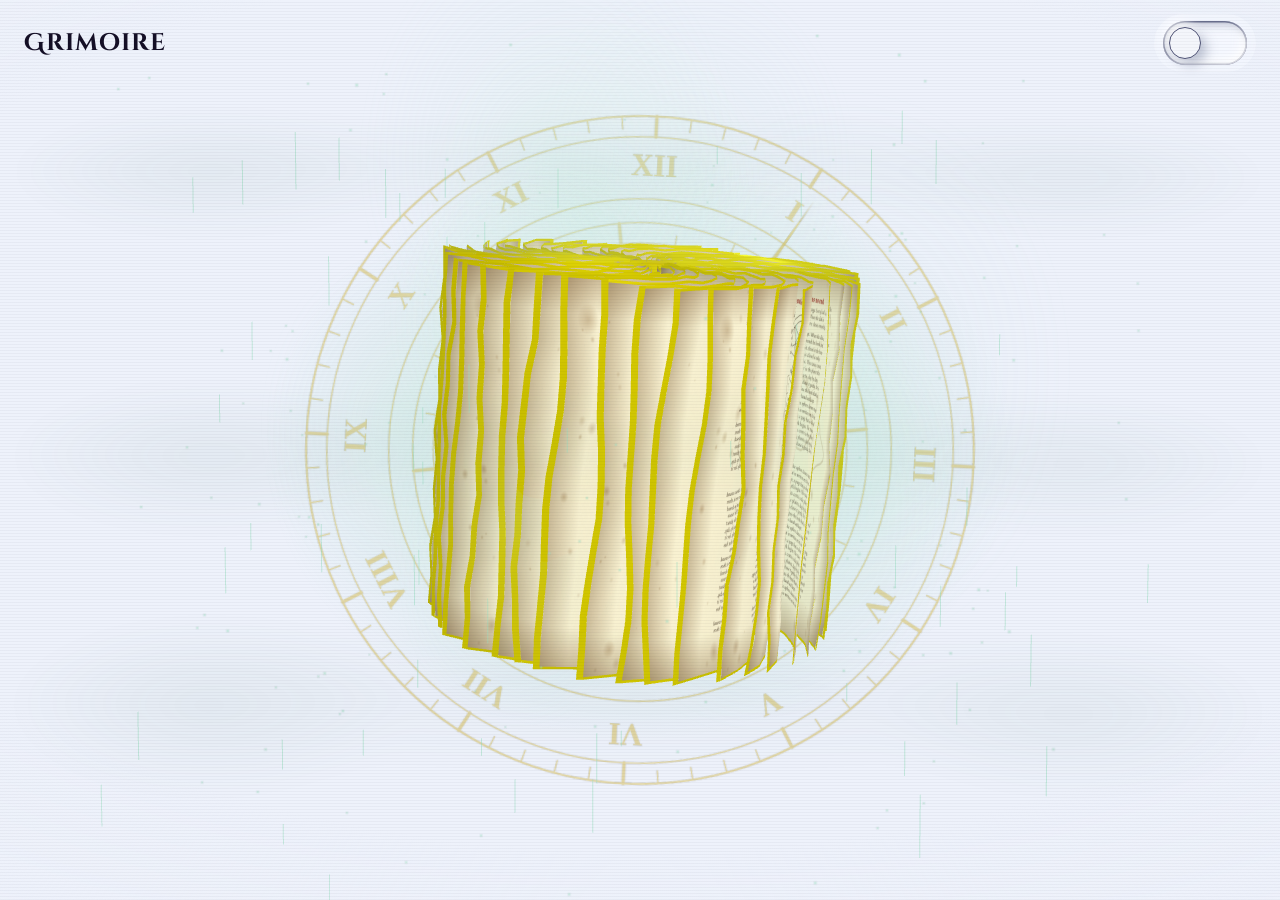
<file: index.html>
<!doctype html>
<html lang="en">
<head>
<meta charset="utf-8">
<meta name="viewport" content="width=device-width,initial-scale=1,viewport-fit=cover">
<title>Rihito (ALI-IOI) – projects · Grimoire</title>
<meta name="description" content="Projects by Rihito (ALI-IOI), a CSE student in Bangladesh: a cafeteria pre-order system in C++ running as WebAssembly, an orthogonal-trajectories solver, and a robotics learning journal.">
<meta name="author" content="Rihito">
<meta name="robots" content="index,follow,max-image-preview:large">
<meta name="color-scheme" content="light dark">
<meta name="theme-color" content="#eee3c6" media="(prefers-color-scheme: light)">
<meta name="theme-color" content="#07060d" media="(prefers-color-scheme: dark)">
<link rel="canonical" href="https://ali-ioi.github.io/">
<link rel="me" href="https://github.com/ALI-IOI">
<meta property="og:type" content="website">
<meta property="og:site_name" content="Rihito (ALI-IOI)">
<meta property="og:url" content="https://ali-ioi.github.io/">
<meta property="og:title" content="Rihito (ALI-IOI) – projects">
<meta property="og:description" content="C++, WebAssembly, data structures and a robotics journal. A coverless grimoire: turn the book to open a project.">
<meta property="og:image" content="https://ali-ioi.github.io/assets/og-image.jpg">
<meta property="og:image:width" content="1200">
<meta property="og:image:height" content="630">
<meta property="og:image:alt" content="Grimoire, Rihito's projects: a red and gold manuscript title on aged paper.">
<meta property="og:locale" content="en_US">
<meta name="twitter:card" content="summary_large_image">
<meta name="twitter:title" content="Rihito (ALI-IOI) – projects">
<meta name="twitter:description" content="C++, WebAssembly, data structures and a robotics journal. Turn the grimoire to open a project.">
<meta name="twitter:image" content="https://ali-ioi.github.io/assets/og-image.jpg">
<script type="application/ld+json">
{
 "@context": "https://schema.org",
 "@graph": [
  {
   "@type": "WebSite",
   "@id": "https://ali-ioi.github.io/#site",
   "url": "https://ali-ioi.github.io/",
   "name": "Rihito (ALI-IOI) – projects",
   "inLanguage": "en",
   "description": "Projects by Rihito (ALI-IOI), a CSE student in Bangladesh: a cafeteria pre-order system in C++ running as WebAssembly, an orthogonal-trajectories solver, and a robotics learning journal."
  },
  {
   "@type": "Person",
   "@id": "https://ali-ioi.github.io/#rihito",
   "name": "Rihito",
   "alternateName": "ALI-IOI",
   "url": "https://ali-ioi.github.io/",
   "sameAs": [
    "https://github.com/ALI-IOI"
   ],
   "knowsAbout": [
    "C++",
    "WebAssembly",
    "data structures",
    "robotics"
   ]
  },
  {
   "@type": "ItemList",
   "name": "Projects by Rihito",
   "itemListElement": [
    {
     "@type": "ListItem",
     "position": 1,
     "item": {
      "@type": "SoftwareSourceCode",
      "name": "Cafeteria Pre-Order System",
      "url": "https://ali-ioi.github.io/CAFETERIA-PRE-ORDER-SYSTEM/",
      "codeRepository": "https://github.com/ALI-IOI/CAFETERIA-PRE-ORDER-SYSTEM",
      "programmingLanguage": "C++",
      "description": "University cafeteria pre-order system (BAUSTK, DSA I): a C++17 server on hand-built data structures. Live demo runs in your browser via WebAssembly.",
      "author": {
       "@id": "https://ali-ioi.github.io/#rihito"
      }
     }
    },
    {
     "@type": "ListItem",
     "position": 2,
     "item": {
      "@type": "SoftwareSourceCode",
      "name": "Infinite Approximation",
      "url": "https://ali-ioi.github.io/INFINITE-APPROXIMATION/",
      "codeRepository": "https://github.com/ALI-IOI/INFINITE-APPROXIMATION",
      "programmingLanguage": "C++",
      "description": "Type a family of curves, see its orthogonal trajectories. All maths in C++ compiled to WebAssembly.",
      "author": {
       "@id": "https://ali-ioi.github.io/#rihito"
      }
     }
    },
    {
     "@type": "ListItem",
     "position": 3,
     "item": {
      "@type": "SoftwareSourceCode",
      "name": "Rihito's Journal",
      "url": "https://ali-ioi.github.io/RIHITOS-JOURNAL/",
      "codeRepository": "https://github.com/ALI-IOI/RIHITOS-JOURNAL",
      "programmingLanguage": "JavaScript",
      "description": "My Flight Path 2029 robotics tracker, from Arduino to ESP32, ROS 2, drones and a research Masters.",
      "author": {
       "@id": "https://ali-ioi.github.io/#rihito"
      }
     }
    }
   ]
  }
 ]
}
</script>
<link rel="icon" href="data:image/svg+xml,%3Csvg xmlns='http://www.w3.org/2000/svg' viewBox='0 0 32 32'%3E%3Crect width='32' height='32' rx='3' fill='%2307060d'/%3E%3Ctext x='16' y='23' font-family='Arial,sans-serif' font-size='19' font-weight='900' text-anchor='middle' fill='%23ffd700'%3EG%3C/text%3E%3C/svg%3E">
<link rel="preconnect" href="https://fonts.googleapis.com">
<link rel="preconnect" href="https://fonts.gstatic.com" crossorigin>
<link rel="stylesheet" media="print" onload="this.media='all'" href="https://fonts.googleapis.com/css2?family=Almendra:ital,wght@0,400;0,700;1,400&family=Cinzel+Decorative:wght@700&family=Cormorant+Garamond:wght@500;600;700&family=EB+Garamond:wght@500;600;700&family=Fondamento:ital@0;1&family=UnifrakturMaguntia&display=swap">
<link rel="stylesheet" href="css/main.css?v=26">
<script>
/* set the theme before first paint: saved choice wins, otherwise the system setting */
(function(){var t=null;try{t=localStorage.getItem("grimoire-theme");}catch(e){}
if(t!=="light"&&t!=="dark")t=matchMedia("(prefers-color-scheme: dark)").matches?"dark":"light";
document.documentElement.setAttribute("data-theme",t);})();
</script>
</head>
<body>
<noscript><style>.loader{display:none}</style><p class="nojs">The grimoire needs JavaScript. My projects: <a href="https://ali-ioi.github.io/CAFETERIA-PRE-ORDER-SYSTEM/">Cafeteria Pre-Order System</a>, <a href="https://ali-ioi.github.io/INFINITE-APPROXIMATION/">Infinite Approximation</a>, <a href="https://ali-ioi.github.io/RIHITOS-JOURNAL/">Rihito's Journal</a>, <a href="https://ali-ioi.github.io/">Home Page</a>.</p></noscript>

<section class="sr" aria-labelledby="static-h">
  <h1 id="static-h">Rihito's projects</h1>
  <p>Projects by Rihito (ALI-IOI), a CSE student in Bangladesh: a cafeteria pre-order system in C++ running as WebAssembly, an orthogonal-trajectories solver, and a robotics learning journal.</p>
  <h2>Projects</h2>
  <ul>
    <li><a href="https://ali-ioi.github.io/CAFETERIA-PRE-ORDER-SYSTEM/">Cafeteria Pre-Order System</a> (C++): University cafeteria pre-order system (BAUSTK, DSA I): a C++17 server on hand-built data structures. Live demo runs in your browser via WebAssembly. <a href="https://github.com/ALI-IOI/CAFETERIA-PRE-ORDER-SYSTEM">Source</a></li>
    <li><a href="https://ali-ioi.github.io/INFINITE-APPROXIMATION/">Infinite Approximation</a> (C++): Type a family of curves, see its orthogonal trajectories. All maths in C++ compiled to WebAssembly. <a href="https://github.com/ALI-IOI/INFINITE-APPROXIMATION">Source</a></li>
    <li><a href="https://ali-ioi.github.io/RIHITOS-JOURNAL/">Rihito's Journal</a> (JavaScript): My Flight Path 2029 robotics tracker, from Arduino to ESP32, ROS 2, drones and a research Masters. <a href="https://github.com/ALI-IOI/RIHITOS-JOURNAL">Source</a></li>
    <li><a href="https://ali-ioi.github.io/">Home page</a> (HTML): this site, a coverless grimoire of my projects. <a href="https://github.com/ALI-IOI/ALI-IOI.github.io">Source</a></li>
  </ul>
  <p>Full list of repositories: <a href="https://github.com/ALI-IOI">github.com/ALI-IOI</a>.</p>
</section>
<canvas id="scene" aria-hidden="true"></canvas>
<div class="aura" aria-hidden="true"></div>
<div class="fog" aria-hidden="true"><i></i><i></i></div>
<div class="smoke" aria-hidden="true"><i></i><i></i><i></i></div>
<div class="vignette" aria-hidden="true"></div>
<div class="tear" id="tear" aria-hidden="true"><i></i><i></i><i></i><i></i><i></i></div>
<div class="wipe" id="wipe" aria-hidden="true"><span>△◇○▽✕＋△◇○▽✕＋△◇○▽✕＋</span></div>

<div class="loader" id="loader" role="status">
  <svg viewBox="0 0 120 120" width="150" height="150" aria-hidden="true"><defs><path id="rune-ring" d="M60 60m-46 0a46 46 0 1 1 92 0a46 46 0 1 1-92 0"/></defs><circle cx="60" cy="60" r="35" fill="none" stroke="currentColor"/><text fill="currentColor" font-family="Arial,sans-serif" font-size="13" letter-spacing="5"><textPath href="#rune-ring">△◇○▽✕＋△◇○▽✕＋△◇○▽✕＋△◇○▽✕＋</textPath></text></svg>
  <i class="gs" aria-hidden="true"></i>
  <span class="sr">Loading the grimoire</span>
</div>

<header class="top">
  <div class="wrap">
    <a class="brand" href="./"><span class="brand-n">Grimoire</span></a>
    <div class="right">
      <button class="btn" id="index-open" type="button">Index</button>
      <button class="btn" id="motion" type="button" hidden><span id="motion-text"></span></button>
      <span class="neu"><button class="tog" id="mode" type="button" role="switch" aria-checked="false" aria-label="Dark mode"></button></span>
    </div>
  </div>
</header>

<main class="stage" id="stage" aria-label="A coverless grimoire of turning pages, hovering and rotating. Drag to spin it.">
  <p class="nogl glass" id="nogl" hidden>The 3D grimoire needs WebGL, which this browser has switched off. The project marks below and the Index button above still open every project.</p>
</main>

<!-- The two full-size spreads. Text is real HTML; the paper, ruling, seals, tables and the lines of
     handwriting around it are drawn on the canvas behind by js/site.js with the book's own pen (js/ink.js). -->
<dialog class="leaf" id="reader" aria-labelledby="r-name">
  <div class="pages">
    <canvas class="leaf-art" aria-hidden="true"></canvas>
    <div class="page verso">
      <div class="art rubric" data-art="rubric" aria-hidden="true"></div>
      <div class="art seal" data-art="seal" aria-hidden="true"></div>
      <p class="note cap seal-cap"></p>
      <div class="art fill" data-art="script" aria-hidden="true"></div>
      <p class="folio-no" id="r-fol-l"></p>
    </div>
    <div class="page recto">
      <button class="quill close" id="r-close" type="button">Close the book</button>
      <div class="art seal only-single" data-art="seal" aria-hidden="true"></div>
      <p class="note cap seal-cap only-single" aria-hidden="true"></p>
      <h2 class="title" id="r-name" tabindex="-1" autofocus></h2>
      <p class="note" id="r-kind"></p>
      <p class="text" id="r-desc"></p>
      <p class="acts"><a class="quill" id="r-link" target="_blank" rel="noopener">Visit the project<span class="sr"> (opens in a new tab)</span></a> <button class="quill" id="r-again" type="button">Turn to another page</button></p>
      <div class="art fill" data-art="script" aria-hidden="true"></div>
      <p class="folio-no" id="r-page"></p>
      <p class="catch" id="r-catch" aria-hidden="true"></p>
    </div>
  </div>
</dialog>

<dialog class="leaf" id="index" aria-labelledby="ix-h">
  <div class="pages">
    <canvas class="leaf-art" aria-hidden="true"></canvas>
    <div class="page verso">
      <h2 class="title" id="ix-h" tabindex="-1" autofocus>Contents</h2>
      <p class="text">Here are set down the works kept in this book. Choose how the contents are written:</p>
      <p class="views" id="ix-views" role="group" aria-label="Index style">
        <button class="quill" type="button" data-v="list" aria-pressed="true">a list</button>
        <button class="quill" type="button" data-v="rings" aria-pressed="false">rings</button>
        <button class="quill" type="button" data-v="ribbons" aria-pressed="false">ribbons</button>
        <button class="quill" type="button" data-v="labels" aria-pressed="false">slips</button>
        <button class="quill" type="button" data-v="strips" aria-pressed="false">a table</button>
      </p>
      <div class="art table" data-art="table" aria-hidden="true"></div>
      <p class="note cap">The hours of the planets: a column for each day from Sunday, a row for each hour from sunrise.</p>
      <div class="art fill" data-art="script" aria-hidden="true"></div>
      <p class="folio-no" aria-hidden="true">Page 1 of ∞</p>
    </div>
    <div class="page recto">
      <button class="quill close" id="ix-close" type="button">Close the book</button>
      <div id="ix-body"></div>
      <div class="art fill" data-art="script" aria-hidden="true"></div>
      <p class="folio-no" aria-hidden="true">Page 2 of ∞</p>
    </div>
  </div>
</dialog>

<footer class="dock">
  <div class="dock-row">
    <nav class="sigils" id="sigils" aria-label="Projects, one mark each"></nav>
  </div>
  <p class="credit">Built by Mohammad Ali Gazi (Rihito), © 2026</p>
</footer>

<script src="vendor/three.min.js"></script>
<script src="js/ink.js?v=25"></script>
<script src="js/grimoire.js?v=25"></script>
<script src="js/site.js?v=25"></script>
</body>
</html>
</file>
<file: css/main.css>
/* Grimoire. Tokens follow the choices saved from design-options/grimoire-design-options.html:
   dark = Dragon's blood (#6A0D0D), blackletter + EB Garamond; light = Gold (#FFD700), Cinzel Decorative + Cormorant.
   --fill is the chosen colour for edges and filled shapes; --accent is a readable tint of it for text and thin lines. */
[hidden]{display:none!important}
:root{
  --bg:#eef2fb; --fg:#140f26; --muted:#4e5275; --faint:#8b90b6;
  --accent:#8a6a00; --fill:#ffd700; --on-fill:#2a1f00; --accent-soft:rgba(96,200,150,.26);
  --line:rgba(20,15,38,.18); --smoke-rgb:70,120,95;
  --glass:rgba(255,255,255,.55); --rim:rgba(20,15,38,.22);
  --nb:rgba(255,255,255,.3); --nd:rgba(110,120,150,.42); --nl:rgba(255,255,255,.9); --ridge:rgba(90,100,130,.28); --thumb:#f4f6fb;
  --up:6px 6px 12px var(--nd),-6px -6px 12px var(--nl); --in:inset 4px 4px 8px var(--nd),inset -4px -4px 8px var(--nl);
  --f-display:"Cinzel Decorative","Cormorant Garamond",Georgia,serif;
  --f-body:"Cormorant Garamond",Georgia,"Times New Roman",serif;
  --fs:18px;
  color-scheme:light;
}
:root[data-theme="dark"]{
  --bg:#07060d; --fg:#f3e9ea; --muted:#b59a9f; --faint:#6e4a52;
  --accent:#e2524b; --fill:#6a0d0d; --on-fill:#f8e9e7; --accent-soft:rgba(106,13,13,.34);
  --line:rgba(226,82,75,.22); --smoke-rgb:215,210,222;
  --glass:rgba(255,255,255,.1); --rim:rgba(255,255,255,.2);
  --nb:rgba(60,20,26,.22); --nd:rgba(0,0,0,.6); --nl:rgba(255,255,255,.07); --ridge:rgba(0,0,0,.42); --thumb:#2a2530;
  --f-display:"UnifrakturMaguntia","EB Garamond",Georgia,serif;
  --f-body:"EB Garamond",Georgia,"Times New Roman",serif;
  --fs:17px;
  color-scheme:dark;
}
*{box-sizing:border-box}
html,body{height:100%;margin:0;overflow:hidden;overscroll-behavior:none}
body{background:var(--bg);color:var(--fg);font:500 var(--fs)/1.5 var(--f-body);-webkit-font-smoothing:antialiased;transition:background-color .8s ease,color .8s ease}
a{color:inherit}
button{font:inherit;color:inherit}
:focus-visible{outline:2px solid var(--accent);outline-offset:3px}
::selection{background:var(--fill);color:var(--on-fill)}
.wrap{max-width:1440px;margin:0 auto;padding-inline:24px}
.sr{position:absolute;width:1px;height:1px;overflow:hidden;clip-path:inset(50%);white-space:nowrap}

/* scanlines over everything, as in the journal */
body::after{content:"";position:fixed;inset:0;z-index:80;pointer-events:none;background:repeating-linear-gradient(0deg,rgba(255,255,255,.03) 0 1px,transparent 1px 3px),radial-gradient(120% 90% at 50% 50%,transparent 60%,rgba(0,0,0,.35));mix-blend-mode:overlay}
:root[data-theme="light"] body::after{background:repeating-linear-gradient(0deg,rgba(20,15,38,.035) 0 1px,transparent 1px 3px);mix-blend-mode:multiply}

#scene{position:fixed;inset:0;z-index:-2;width:100%;height:100%;display:block}
.aura{position:fixed;inset:0;z-index:-3;pointer-events:none;background:radial-gradient(42% 46% at 50% 50%,var(--accent-soft),transparent 70%);transition:background .8s ease}
.vignette{position:fixed;inset:0;z-index:-1;pointer-events:none;background:radial-gradient(120% 90% at 50% 45%,transparent 55%,color-mix(in srgb,var(--bg) 70%,transparent) 100%)}

/* FG6 crimson fog: dark mode only, in the chosen red */
.fog{position:fixed;inset:0;z-index:-1;pointer-events:none;overflow:hidden;opacity:0;transition:opacity .8s ease}
:root[data-theme="dark"] .fog{opacity:1}
.fog i{position:absolute;inset:-50%;background:radial-gradient(closest-side at 25% 45%,rgba(106,13,13,.55),transparent),radial-gradient(closest-side at 65% 65%,rgba(70,6,6,.6),transparent),radial-gradient(closest-side at 85% 30%,rgba(140,24,24,.3),transparent);animation:drift 15s ease-in-out infinite alternate}
.fog i+i{transform:scale(1.3);opacity:.6;animation-duration:23s;animation-direction:alternate-reverse}
@keyframes drift{from{translate:-9% 0}to{translate:9% 0}}

/* S9 parallax smoke: three bands at three speeds; each band's pattern repeats at half its width, so the loop is seamless */
.smoke{position:fixed;inset:0;z-index:-1;pointer-events:none;overflow:hidden;opacity:.32}
:root[data-theme="light"] .smoke{opacity:.16}
.smoke i{position:absolute;left:0;width:200%;filter:blur(14px);background:radial-gradient(closest-side at 16% 50%,rgba(var(--smoke-rgb),.34),transparent),radial-gradient(closest-side at 50% 44%,rgba(var(--smoke-rgb),.22),transparent),radial-gradient(closest-side at 84% 56%,rgba(var(--smoke-rgb),.3),transparent);background-size:50% 100%;animation:slide 18s linear infinite}
.smoke i:nth-child(1){top:12%;height:130px}
.smoke i:nth-child(2){top:42%;height:160px;animation-duration:28s}
.smoke i:nth-child(3){top:68%;height:190px;animation-duration:40s}
@keyframes slide{from{transform:translateX(-50%)}to{transform:translateX(0)}}
body.calm .fog i,body.calm .smoke i{animation-play-state:paused}

/* GL8 specular-edge glass */
.glass{background:linear-gradient(135deg,rgba(255,255,255,.28),rgba(255,255,255,.06) 40%,rgba(255,255,255,.02) 60%,rgba(255,255,255,.14)),var(--glass);
  -webkit-backdrop-filter:blur(10px) saturate(180%);backdrop-filter:blur(10px) saturate(180%);
  border:1px solid var(--rim);box-shadow:inset 1px 1px 0 rgba(255,255,255,.5),inset -1px -1px 0 rgba(0,0,0,.18),0 10px 30px rgba(0,0,0,.25)}
:root[data-theme="dark"] .glass{background:linear-gradient(135deg,rgba(255,255,255,.16),rgba(255,255,255,.04) 40%,rgba(255,255,255,.01) 60%,rgba(255,255,255,.08)),rgba(10,8,14,.62);box-shadow:inset 1px 1px 0 rgba(255,255,255,.28),inset -1px -1px 0 rgba(0,0,0,.4),0 10px 30px rgba(0,0,0,.5)}

/* B9 ink underline on an F9 glass face: the underline rises to fill the button */
.btn{display:inline-flex;align-items:center;justify-content:center;gap:8px;min-height:44px;padding:8px 16px;border:1px solid var(--rim);border-radius:6px;cursor:pointer;text-decoration:none;color:var(--fg);font:600 var(--fs)/1 var(--f-body);letter-spacing:.02em;white-space:nowrap;
  background:linear-gradient(var(--fill),var(--fill)) 0 100%/100% 2px no-repeat,var(--glass);
  -webkit-backdrop-filter:blur(12px) saturate(160%);backdrop-filter:blur(12px) saturate(160%);box-shadow:inset 0 1px 0 rgba(255,255,255,.3);transition:background-size .3s,color .3s}
.btn:hover,.btn:focus-visible{background-size:100% 100%,auto;color:var(--on-fill)}
/* gold is too faint as a thin line on light glass, so in light mode the resting underline is dark gilt and the fill stays gold */
:root[data-theme="light"] .btn{background-size:100% 0,auto;box-shadow:inset 0 1px 0 rgba(255,255,255,.3),inset 0 -2px 0 var(--accent)}
:root[data-theme="light"] .btn:hover,:root[data-theme="light"] .btn:focus-visible{background-size:100% 100%,auto}

.top{position:fixed;top:env(safe-area-inset-top,0px);left:0;right:0;z-index:31;padding-block:14px}
.top .wrap{display:flex;align-items:center;gap:18px}
.brand{display:flex;align-items:center;gap:10px;white-space:nowrap;text-decoration:none;min-height:44px}
.brand-n{display:inline-block;font:700 30px/1 var(--f-display)}
:root[data-theme="light"] .brand-n{font-size:24px;letter-spacing:.04em}
.right{margin-left:auto;display:flex;align-items:center;gap:10px}

/* N8 soft toggle for light / dark */
/* the plates are frosted and see-through, so they take the colour of the fog and smoke behind them instead of sitting on it as a grey disc */
.neu{display:inline-flex;align-items:center;padding:7px 9px;border-radius:999px;background:var(--nb);-webkit-backdrop-filter:blur(10px) saturate(140%);backdrop-filter:blur(10px) saturate(140%)}
.tog{width:84px;height:44px;border-radius:999px;border:0;background:var(--nb);box-shadow:var(--in),inset 0 0 0 1.5px var(--muted);position:relative;cursor:pointer}
.tog::after{content:"";position:absolute;top:6px;left:6px;width:32px;height:32px;border-radius:50%;background:var(--thumb);border:1.5px solid var(--muted);box-sizing:border-box;box-shadow:var(--up);transition:transform .25s,background .25s}
.tog[aria-checked="true"]::after{transform:translateX(40px);background:var(--fill)}

.stage{position:fixed;inset:0;z-index:1;touch-action:none;cursor:grab;display:grid;place-items:center}
.stage.drag{cursor:grabbing}
.nogl{margin:24px;padding:16px 20px;max-width:420px;text-align:center;border-radius:8px}

/* bottom dock: IX6 sigil row */
.dock{position:fixed;z-index:30;left:0;right:0;bottom:calc(env(safe-area-inset-bottom,0px) + 16px);display:flex;flex-direction:column;align-items:center;gap:10px;pointer-events:none}
.dock>*{pointer-events:auto}
.dock-row{display:flex;align-items:center;gap:18px}
.credit{margin:0;padding:0 16px;font:500 12px/1.4 var(--f-body);letter-spacing:.02em;color:var(--muted);text-align:center;text-shadow:0 0 6px var(--bg),0 0 12px var(--bg)}
.sigils{display:flex;gap:8px}
.sg{width:44px;height:44px;border-radius:50%;border:1.5px solid var(--fg);background:var(--bg);background:color-mix(in srgb,var(--bg) 70%,transparent);cursor:pointer;display:grid;place-items:center;font:500 16px/1 Arial,sans-serif;transition:background .25s,color .25s,border-color .25s}
.sg[aria-current="true"]{background:var(--fill);border-color:var(--fill);color:var(--on-fill)}
.sg:hover,.sg:focus-visible{background:transparent;border:1.5px dashed var(--muted);color:var(--muted)}  /* HV5 ghost outline */

/* ---------- the full-size pages ----------
   A spread opens over the book: two pages on wide screens, one page on narrow or tall ones. The canvas behind the
   text carries the paper, ruling, stains and drawn art (js/site.js, using the book's pen in js/ink.js). The text is
   written in scribal hands: Almendra for red rubrics, Fondamento (a chancery italic) for the writing. */
.leaf{--paper:#efe3c6;--ink:#301f10;--line-ink:rgba(48,31,16,.45);--red:#8a1a12;--silk:#7a1010;--silk-ink:#f6ead0;--slip:#f6ecd4;
  --wash:#8a1a12;--wash-ink:#f6ead0;--gilt:#ffd700;--gilt-2:#a8780a;--glow:transparent;--rglow:transparent;
  --hand:"Fondamento",Georgia,serif;--rub:"Almendra",Georgia,serif;
  position:fixed;inset:0;width:100%;height:100%;max-width:none;max-height:none;margin:0;padding:0;border:0;background:none;color:var(--ink);overflow:hidden}
:root[data-theme="dark"] .leaf{--paper:#050404;--ink:#f4f0ea;--line-ink:rgba(244,240,234,.4);--red:#ff7062;--silk:#6a0d0d;--silk-ink:#f8e9e7;--slip:#0e0b0b;
  --wash:#6a0d0d;--wash-ink:#f8e9e7;--gilt:#6a0d0d;--gilt-2:#3d0808;--glow:rgba(244,240,234,.3);--rglow:rgba(255,112,98,.4)}
.leaf::backdrop{background:rgba(5,4,8,.8)}
.pages{position:absolute;top:max(14px,2.5vh);bottom:max(14px,2.5vh);left:0;right:0;margin-inline:auto;width:min(calc(100% - 40px),calc(95vh * 1.46));
  display:grid;grid-template-columns:1fr 1fr;background:var(--paper);animation:leafin .7s cubic-bezier(.2,.7,.2,1);
  box-shadow:0 0 0 1px var(--gilt-2),-3px 3px 0 0 var(--paper),-3px 3px 0 1px var(--gilt),3px 3px 0 0 var(--paper),3px 3px 0 1px var(--gilt),
    -6px 6px 0 0 var(--paper),-6px 6px 0 1px var(--gilt-2),6px 6px 0 0 var(--paper),6px 6px 0 1px var(--gilt-2),0 40px 90px rgba(0,0,0,.55)}
:root[data-theme="dark"] .pages{box-shadow:0 0 0 1px var(--gilt),-3px 3px 0 0 var(--paper),-3px 3px 0 1px var(--gilt),3px 3px 0 0 var(--paper),3px 3px 0 1px var(--gilt),
    -6px 6px 0 0 var(--paper),-6px 6px 0 1px var(--gilt-2),6px 6px 0 0 var(--paper),6px 6px 0 1px var(--gilt-2),0 0 60px rgba(160,20,20,.4),0 40px 90px rgba(0,0,0,.7)}
@keyframes leafin{from{opacity:0;transform:perspective(1800px) rotateX(9deg) scale(.95)}to{opacity:1;transform:none}}
.leaf-art{position:absolute;left:0;top:0;width:100%;height:100%;z-index:0;pointer-events:none}
.page{position:relative;z-index:1;display:flex;flex-direction:column;gap:.55em;min-height:0;overflow:hidden;font:400 clamp(17px,1.3vw,21px)/1.55 var(--hand);text-shadow:0 0 6px var(--glow)}
.verso{padding:max(7%,60px) 7% max(9%,64px) 11%}
.recto{padding:max(7%,60px) 11% max(9%,64px) 7%}
.page p{margin:0}
.art{flex:none}
.art.rubric{height:2.2em}
.art.seal{align-self:center;width:min(80%,42vh);aspect-ratio:1}
.art.table{height:24%;min-height:90px}
.art.fill{flex:1 1 0;min-height:24px}
.only-single{display:none}
.title{margin:0;font:700 clamp(30px,2.9vw,50px)/1.08 var(--rub);color:var(--red);text-shadow:0 0 10px var(--rglow);text-wrap:balance}
.note{font-style:italic;color:var(--red);font-size:.88em}
.cap{text-align:center;color:var(--ink);font-size:.8em}   /* a caption that says what a drawing means */
.text{hyphens:auto}
/* the first letter of the writing is illuminated: gold leaf in light, Dragon's blood in dark */
#r-desc::first-letter{float:left;margin:.06em .16em 0 0;padding:.1em .14em .02em;font:700 3.3em/.82 var(--rub);color:var(--red);border:1.5px solid var(--ink);
  background:linear-gradient(135deg,#d9a520,#ffd700 35%,#fff1a8 52%,#ffd700 68%,#d9a520)}
:root[data-theme="dark"] #r-desc::first-letter{background:#6a0d0d;color:#f8e9e7;border-color:#ff7062}
.acts{display:flex;flex-wrap:wrap;gap:0 1.4em}
.quill{display:inline-flex;align-items:center;justify-content:center;min-height:44px;min-width:44px;padding:0 .1em;border:0;background:none;cursor:pointer;color:var(--red);font:italic 400 1em/1.2 var(--hand);
  text-decoration:underline;text-decoration-thickness:1px;text-underline-offset:.28em;text-shadow:inherit}
.quill:hover,.quill:focus-visible{text-decoration-thickness:2.5px}
.views{display:flex;flex-wrap:wrap;gap:0 .8em}
.views .quill[aria-pressed="true"]{color:var(--ink);font-style:normal;text-decoration:none;border:1.5px solid var(--red);border-radius:50%/60%;padding:0 .6em}  /* a word circled in red */
.close{position:absolute;top:14px;right:6%;font-size:.88em;z-index:2}
.folio-no{position:absolute;bottom:22px;left:0;right:0;text-align:center;font-size:.82em;font-style:italic}
.catch{position:absolute;bottom:22px;right:11%;font-size:.88em;font-style:italic}   /* the catchword: first word of the next page */
#ix-body{flex:none}
/* a list: contents with paragraph marks, leaders and page numbers in red */
.ix-list ol{list-style:none;margin:0;padding:0}
.row{display:flex;align-items:baseline;gap:.4em;width:100%;min-height:44px;padding:.1em 0;border:0;background:none;cursor:pointer;color:inherit;text-align:left;font:400 1.1em/1.3 var(--hand);text-shadow:inherit}
.row b{color:var(--red);font-weight:400}
.row i{flex:1;min-width:1.5em;border-bottom:2px dotted currentColor;opacity:.55;transform:translateY(-.25em)}
.row em{font-style:normal;color:var(--red)}
.row:hover span,.row:focus-visible span{text-decoration:underline;text-decoration-color:var(--red);text-underline-offset:.25em}
/* rings: a seal, each work written round its own ring */
.rings{display:block;width:100%;max-height:min(60vh,540px);margin:0 auto;overflow:visible}
.rings .ring{cursor:pointer;outline:none}
.rings .vis{fill:none;stroke:var(--ink);stroke-width:1.4}
.rings .hit{fill:none;stroke:transparent;pointer-events:stroke}
.rings text{fill:var(--ink);font:400 17px var(--hand)}
.rings .mark{fill:var(--red);font-size:14px}
.rings .ring:hover .vis,.rings .ring:focus-visible .vis{stroke:var(--red);stroke-width:3}
.rings .ring:hover .nm,.rings .ring:focus-visible .nm{fill:var(--red)}
.rings .core{fill:none;stroke:var(--ink);stroke-width:2}
.rings .core-t{fill:var(--red);font:700 13px var(--rub);text-anchor:middle}
.title:focus{outline:none}   /* the heading takes focus when a page opens so reading starts there; it is not a control */
/* ribbons: silk bookmarks laid in the book, one per work */
.ix-ribbons{display:flex;justify-content:center;gap:clamp(10px,2vw,26px);border-top:3px solid var(--gilt-2);padding-top:0}
.rb{border:0;padding:0;background:none;cursor:pointer;transition:transform .3s}
.rbf{display:flex;flex-direction:column;align-items:center;gap:.5em;width:clamp(48px,4.4vw,64px);height:clamp(240px,46vh,430px);padding:.7em 0 2.4em;color:var(--silk-ink);text-shadow:none;
  background:linear-gradient(90deg,rgba(0,0,0,.2),transparent 30%,rgba(255,255,255,.14) 55%,transparent 75%,rgba(0,0,0,.22)),var(--silk);
  clip-path:polygon(0 0,100% 0,100% 100%,50% 90%,0 100%);font:700 1.1em/1 var(--rub)}
.rbf span{writing-mode:vertical-rl;font:400 1em/1 var(--hand)}
.rb:hover,.rb:focus-visible{transform:translateY(10px)}
/* slips: small papers sewn to a thread across the page */
.ix-labels{display:flex;justify-content:space-around;align-items:flex-start;gap:12px;border-top:1.5px solid var(--ink);min-height:min(320px,44vh)}
.tg{position:relative;flex:0 1 150px;min-width:0;margin-top:var(--h);padding:.7em .8em .7em;min-height:44px;border:1px solid var(--line-ink);background:var(--slip);color:var(--ink);cursor:pointer;
  box-shadow:1px 3px 6px rgba(0,0,0,.3);transform:rotate(var(--rot));transform-origin:50% calc(-1 * var(--h));font:400 1em/1.25 var(--hand);text-align:left;text-shadow:inherit;transition:transform .4s}
.tg::before{content:"";position:absolute;left:50%;bottom:100%;width:1px;height:var(--h);background:var(--ink)}
.tg::after{content:"";position:absolute;top:5px;left:50%;width:16px;margin-left:-8px;border-top:2px dotted var(--red)}
.tg small{display:block;margin-top:.2em;font-size:.8em;font-style:italic;color:var(--red)}
.tg:hover,.tg:focus-visible{transform:rotate(calc(var(--rot) * -1))}
/* a table: a ruled grid, alternate cells washed in red like a rubricated table */
.ix-strips{display:grid;grid-template-columns:1fr 1fr;border:2px solid var(--ink)}
.st{min-height:clamp(90px,14vh,140px);padding:.6em;border:1px solid var(--ink);background:none;color:var(--ink);cursor:pointer;font:400 1.1em/1.25 var(--hand);text-shadow:inherit}
.st:nth-child(4n+1),.st:nth-child(4n+4){background:var(--wash);color:var(--wash-ink);text-shadow:none}
.st:hover span,.st:focus-visible span{text-decoration:underline;text-underline-offset:.25em}
/* one page instead of a spread: both pages' contents flow into a single page */
@media (max-width:899px),(max-aspect-ratio:1/1),(max-height:600px){
  .pages{top:8px;bottom:8px;left:0;right:0;width:min(calc(100% - 16px),760px);margin:0 auto;display:flex;flex-direction:column;gap:.55em;overflow-y:auto;overflow-x:hidden;padding:14px 22px 22px 28px}
  .page{display:contents;font-size:18px}
  .page>:not(.art){position:relative;z-index:1}
  .close,.folio-no,.catch{inset:auto}   /* they sit in the flow here, so their spread-mode offsets must not apply */   /* the pages' own stacking is gone here, so lift the writing above the painted canvas */
  .verso .art,.verso .folio-no,.verso .cap{display:none}
  .cap.only-single{display:block}
  .only-single{display:block}
  .close{position:static;order:-1;align-self:flex-end}
  .art.seal{width:min(64%,240px)}
  .art.fill{flex:1 0 110px}
  .folio-no,.catch{position:static;order:10}
  .catch{order:11;align-self:flex-end;margin-top:-1.55em}
  .ix-labels{flex-direction:column;gap:12px;border-top:0;border-left:1.5px solid var(--ink);min-height:0}
  .tg{flex:none;margin:0 0 0 var(--h);transform-origin:calc(-1 * var(--h)) 50%}
  .tg::before{left:auto;right:100%;bottom:auto;top:50%;width:var(--h);height:1px}
  .rbf{height:300px}
}

/* L3 full bleed: when idle, only the book, the name and the theme switch remain */
.top .right>:not(.neu),.dock{transition:opacity .6s ease,visibility .6s}
body.idle .top .right>:not(.neu),body.idle .dock{opacity:0;visibility:hidden}

/* LD2 rune ring round an LD3 grain sphere, shown until the book is ready */
.loader{position:fixed;inset:0;z-index:60;display:grid;place-items:center;background:var(--bg);transition:opacity .6s ease,visibility .6s}
.loader.done{opacity:0;visibility:hidden}
.loader>*{grid-area:1/1}
.loader svg{animation:spin 14s linear infinite}
.gs{width:56px;height:56px;border-radius:50%;background:radial-gradient(circle,var(--fg) 0 1px,transparent 1.5px) 0 0/7px 7px,radial-gradient(circle,var(--fg) 0 .8px,transparent 1.3px) 3px 4px/5px 5px;-webkit-mask:radial-gradient(circle at 36% 30%,#000 28%,rgba(0,0,0,.3) 72%);mask:radial-gradient(circle at 36% 30%,#000 28%,rgba(0,0,0,.3) 72%);animation:gs 2.6s linear infinite}
@keyframes spin{to{transform:rotate(360deg)}}
@keyframes gs{to{background-position:28px 14px,23px 24px}}

/* PT6 glyph ladder: a slanted row of marks crosses the screen when a project opens */
.wipe{position:fixed;inset:0;z-index:25;pointer-events:none;overflow:hidden;visibility:hidden}
.wipe span{position:absolute;left:-70%;top:30%;width:240%;text-align:center;white-space:nowrap;font:900 24vh/1 Arial,sans-serif;letter-spacing:.08em;color:var(--fg);transform:rotate(-18deg) translateX(-110%)}
.wipe.go{visibility:visible}
.wipe.go span{animation:ladder .8s cubic-bezier(.4,0,.2,1)}
@keyframes ladder{from{transform:rotate(-18deg) translateX(-110%)}to{transform:rotate(-18deg) translateX(110%)}}


/* dark-mode glitch burst: red and black bars torn across the page, and the text jumping */
.tear{position:fixed;inset:0;z-index:20;pointer-events:none;display:none}
.tear i{position:absolute;display:block}
body.glitch .tear{display:block}
body.glitch .brand-n{animation:jolt .16s steps(2,end) infinite;text-shadow:3px 0 #6a0d0d,-3px 0 #000}
@keyframes jolt{0%{transform:translateX(-3px) skewX(-8deg)}50%{transform:translateX(4px) skewX(6deg)}100%{transform:translateX(-1px)}}

@media (max-width:520px){
  .wrap{padding-inline:16px}
  .top{padding-block:8px}
  .top .wrap{gap:4px 8px;flex-wrap:wrap}
  .right{gap:6px;margin-left:0;width:100%;justify-content:space-between}
  .btn{padding:8px 10px}
  .dock-row{gap:10px}
  .sigils{gap:5px}
}
/* Motion off (body.calm) or the system's reduced-motion setting: nothing drifts, spins, unfolds or slides */
body.calm .loader svg,body.calm .gs,body.calm .pages{animation:none}
body.calm,body.calm .aura,body.calm .tog::after,body.calm .btn,body.calm .sg,body.calm .rb,body.calm .tg,body.calm .loader,body.calm .top .right>*,body.calm .dock{transition:none}
@media (prefers-reduced-motion:reduce){
  body,.aura,.fog,.tog::after,.btn,.sg,.rb,.tg,.loader,.top .right>*,.dock{transition:none}
  .fog i,.smoke i,.loader svg,.gs,.pages{animation:none}
}
</file>
